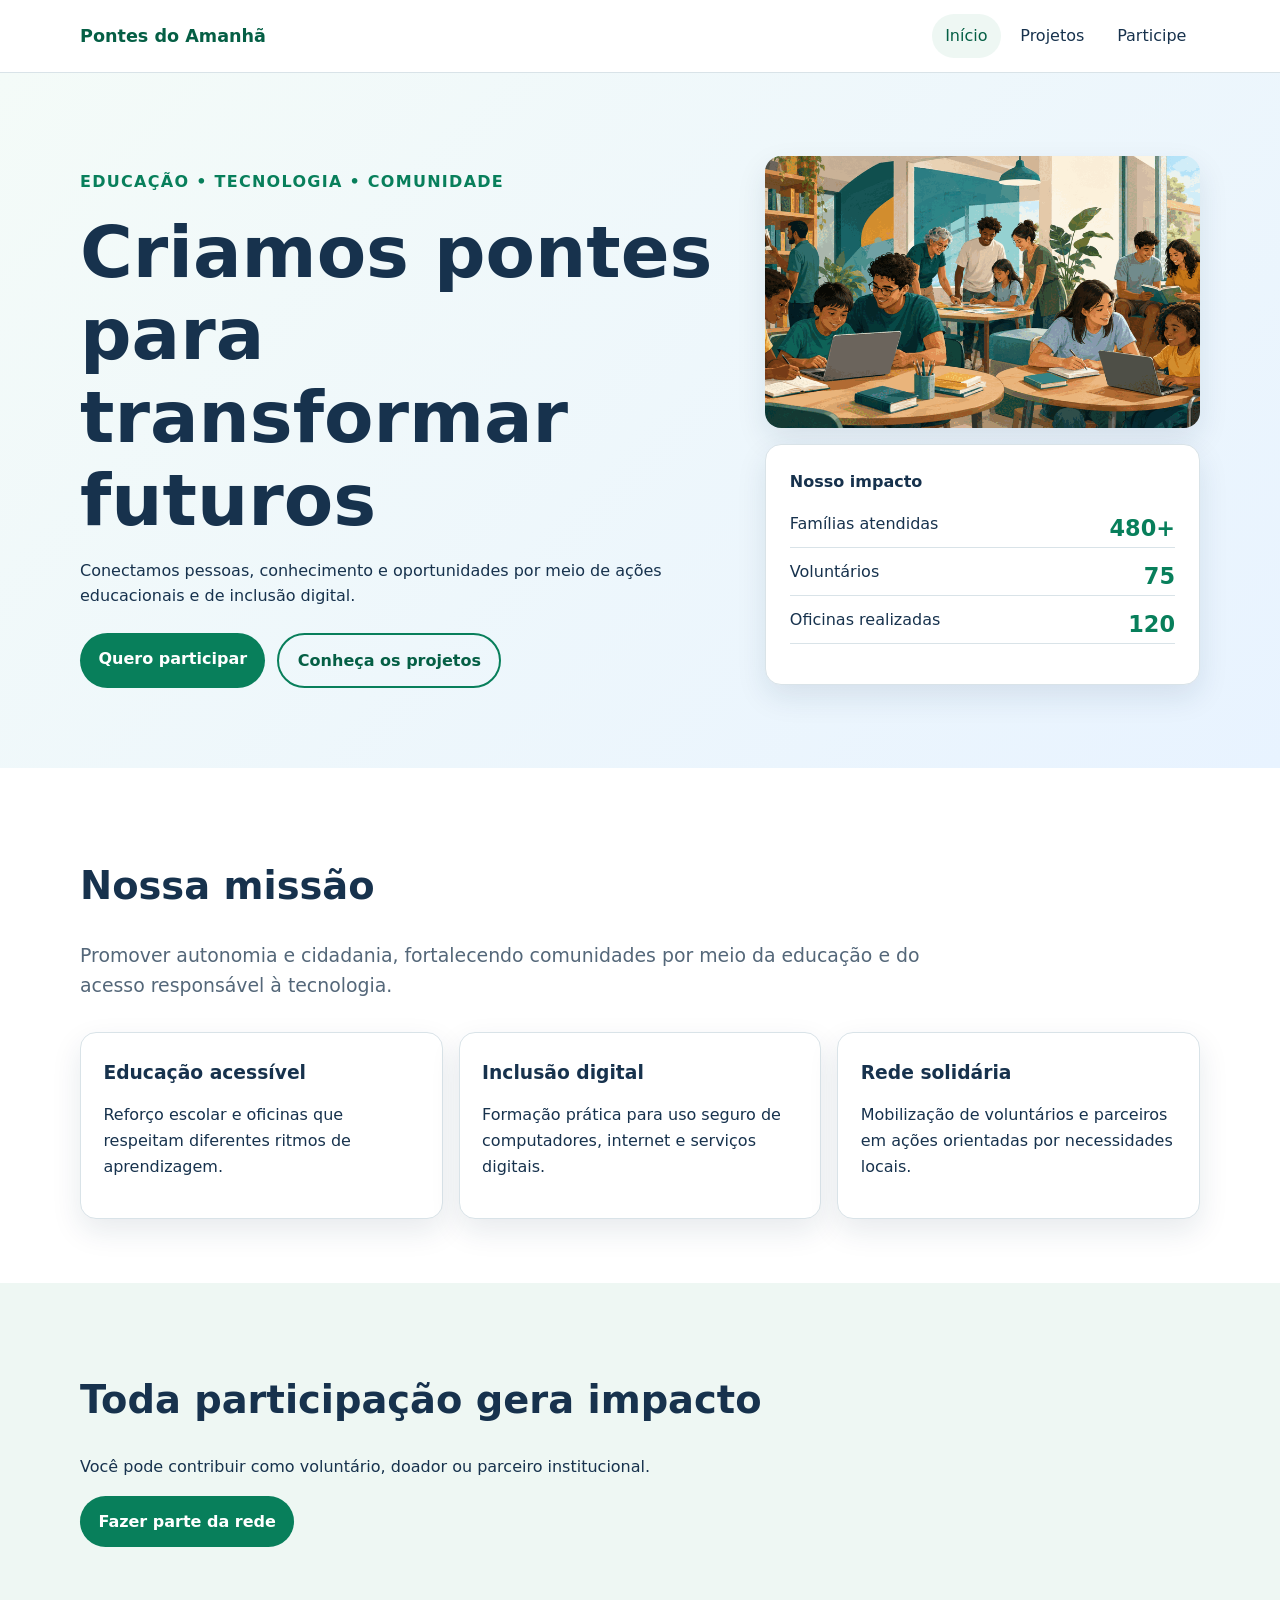
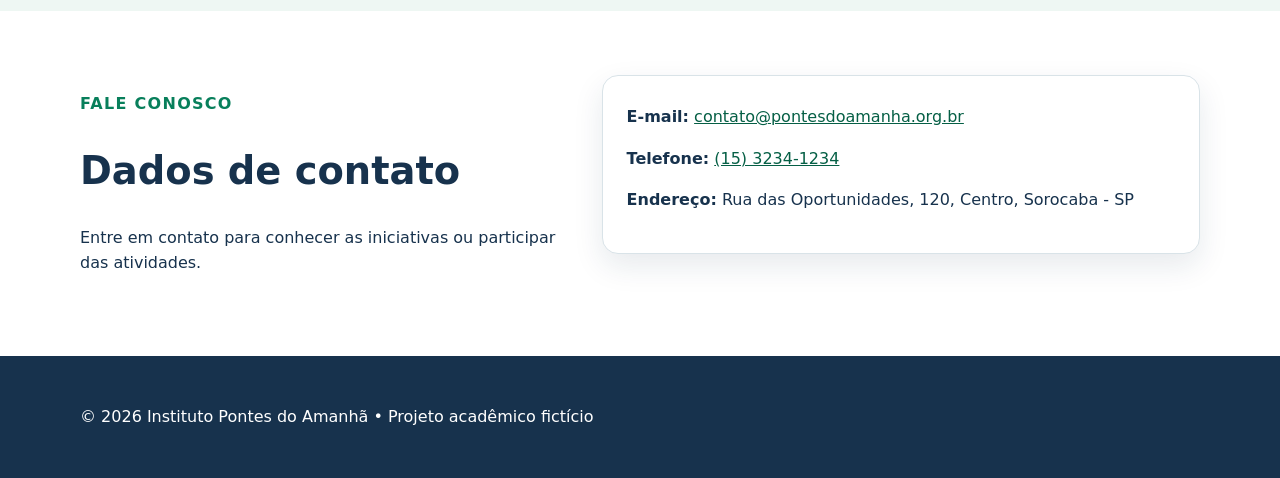
<file: index.html>
<!DOCTYPE html>
<html lang="pt-BR">
<head>
  <meta charset="UTF-8">
  <meta name="viewport" content="width=device-width, initial-scale=1.0">
  <meta name="description" content="Instituto Pontes do Amanhã: educação, inclusão digital e apoio comunitário.">
  <title>Instituto Pontes do Amanhã</title>
  <link rel="stylesheet" href="assets/css/style.css">
</head>
<body>
  <a class="skip-link" href="#conteudo">Pular para o conteúdo</a>
  <header class="site-header">
    <div class="container nav-wrap">
      <a class="brand" href="index.html" aria-label="Página inicial do Instituto Pontes do Amanhã">Pontes do Amanhã</a>
      <button class="menu-toggle" type="button" aria-expanded="false" aria-controls="menu">Menu</button>
      <nav aria-label="Navegação principal">
        <ul id="menu" class="menu">
          <li><a aria-current="page" href="index.html">Início</a></li>
          <li><a href="projetos.html">Projetos</a></li>
          <li><a href="cadastro.html">Participe</a></li>
        </ul>
      </nav>
    </div>
  </header>

  <main id="conteudo">
    <section class="hero" aria-labelledby="titulo-principal">
      <div class="container hero-grid">
        <div>
          <p class="eyebrow">Educação • Tecnologia • Comunidade</p>
          <h1 id="titulo-principal">Criamos pontes para transformar futuros</h1>
          <p>Conectamos pessoas, conhecimento e oportunidades por meio de ações educacionais e de inclusão digital.</p>
          <div class="actions">
            <a class="button" href="cadastro.html">Quero participar</a>
            <a class="button button-secondary" href="projetos.html">Conheça os projetos</a>
          </div>
        </div>
        <div class="hero-visual">
          <figure class="hero-media">
            <img src="assets/oficina-comunitaria.png" alt="Crianças, jovens e voluntários participando de atividades educativas com livros e computadores em um espaço comunitário acessível">
          </figure>
          <aside class="impact-card" aria-label="Indicadores de impacto">
            <strong>Nosso impacto</strong>
            <dl>
              <div><dt>Famílias atendidas</dt><dd>480+</dd></div>
              <div><dt>Voluntários</dt><dd>75</dd></div>
              <div><dt>Oficinas realizadas</dt><dd>120</dd></div>
            </dl>
          </aside>
        </div>
      </div>
    </section>

    <section class="section container" aria-labelledby="missao">
      <h2 id="missao">Nossa missão</h2>
      <p class="lead">Promover autonomia e cidadania, fortalecendo comunidades por meio da educação e do acesso responsável à tecnologia.</p>
      <div class="cards">
        <article class="card"><h3>Educação acessível</h3><p>Reforço escolar e oficinas que respeitam diferentes ritmos de aprendizagem.</p></article>
        <article class="card"><h3>Inclusão digital</h3><p>Formação prática para uso seguro de computadores, internet e serviços digitais.</p></article>
        <article class="card"><h3>Rede solidária</h3><p>Mobilização de voluntários e parceiros em ações orientadas por necessidades locais.</p></article>
      </div>
    </section>

    <section class="section section-accent" aria-labelledby="como-ajudar">
      <div class="container">
        <h2 id="como-ajudar">Toda participação gera impacto</h2>
        <p>Você pode contribuir como voluntário, doador ou parceiro institucional.</p>
        <a class="button" href="cadastro.html">Fazer parte da rede</a>
      </div>
    </section>

    <section class="section container contact-section" aria-labelledby="contato">
      <div>
        <p class="eyebrow">Fale conosco</p>
        <h2 id="contato">Dados de contato</h2>
        <p>Entre em contato para conhecer as iniciativas ou participar das atividades.</p>
      </div>
      <address class="contact-card">
        <p><strong>E-mail:</strong> <a href="mailto:contato@pontesdoamanha.org.br">contato@pontesdoamanha.org.br</a></p>
        <p><strong>Telefone:</strong> <a href="tel:+551532341234">(15) 3234-1234</a></p>
        <p><strong>Endereço:</strong> Rua das Oportunidades, 120, Centro, Sorocaba - SP</p>
      </address>
    </section>
  </main>

  <footer><div class="container"><p>© 2026 Instituto Pontes do Amanhã • Projeto acadêmico fictício</p></div></footer>
  <script src="assets/js/app.js" defer></script>
</body>
</html>
</file>
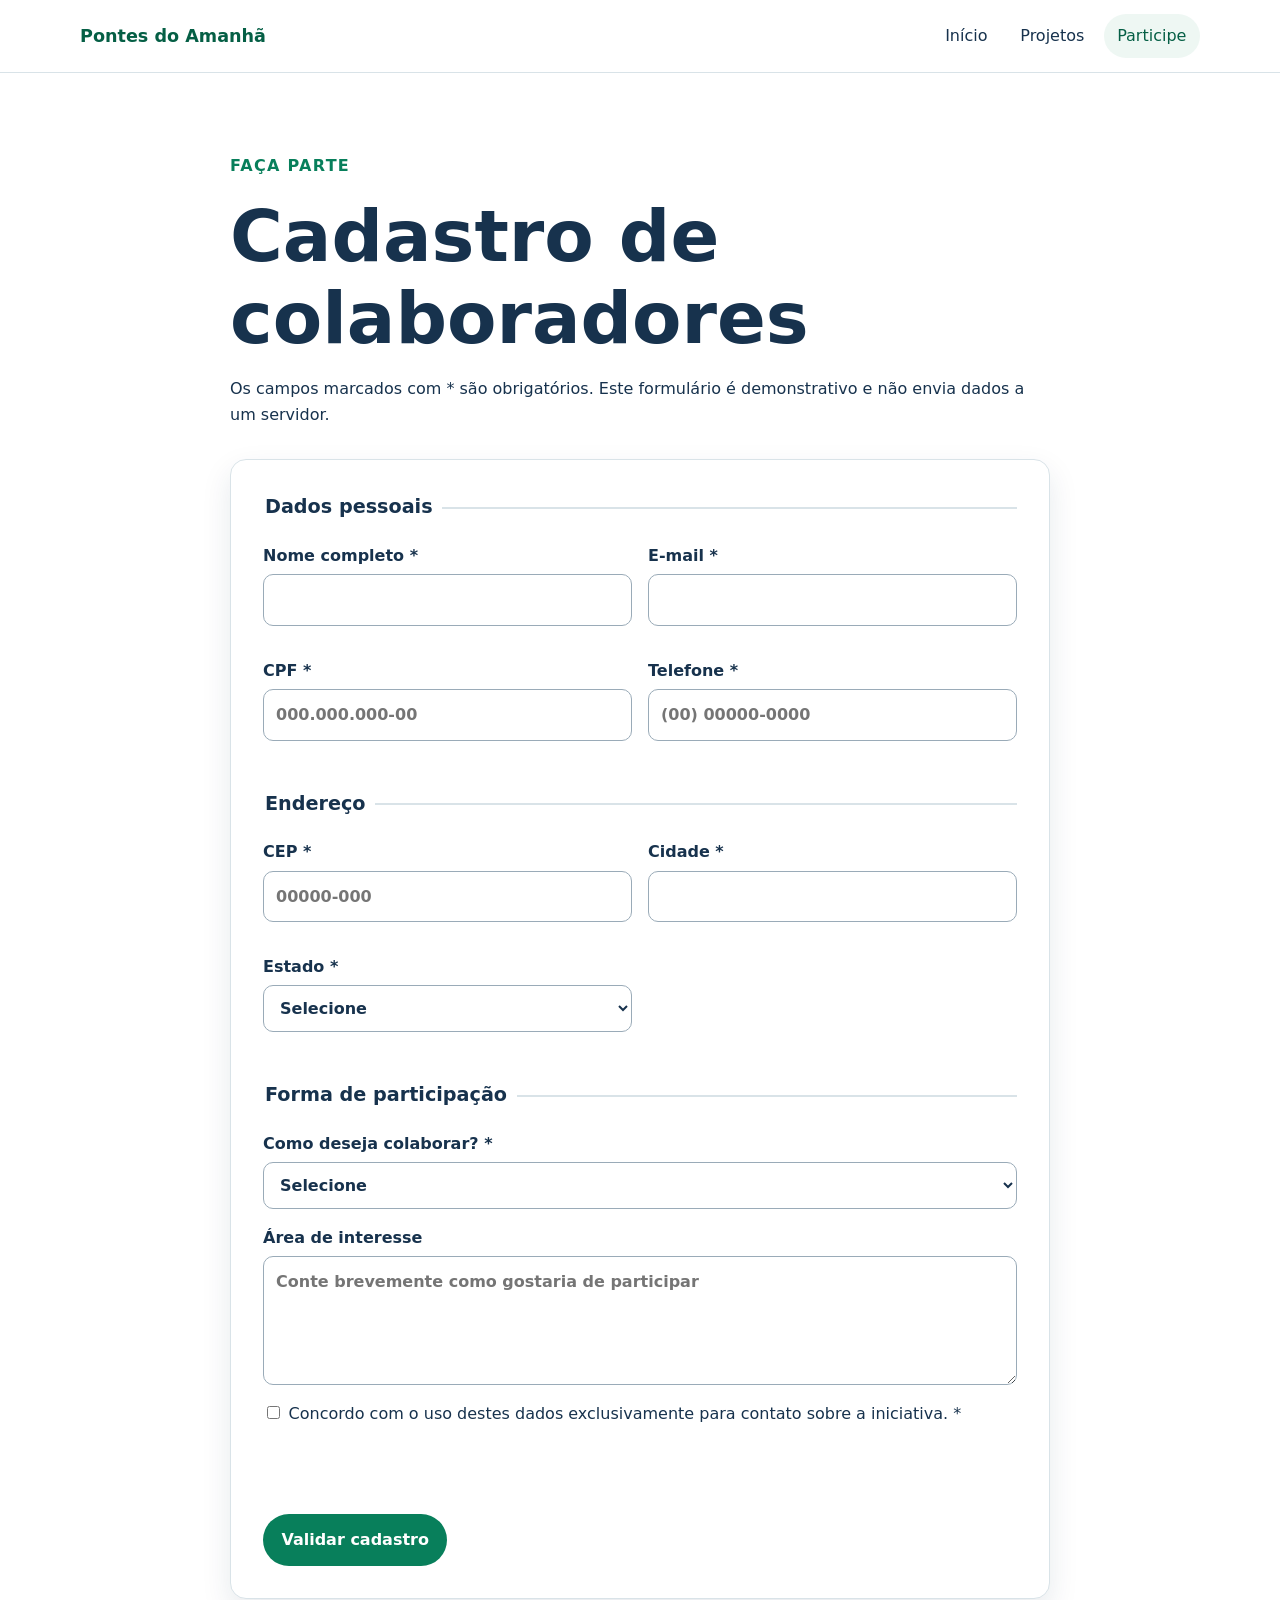
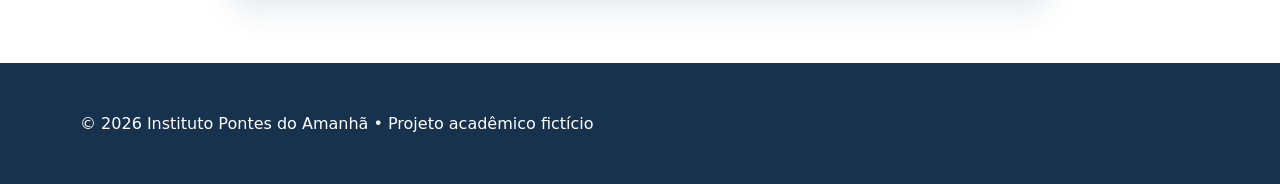
<file: cadastro.html>
<!DOCTYPE html>
<html lang="pt-BR">
<head>
  <meta charset="UTF-8"><meta name="viewport" content="width=device-width, initial-scale=1.0">
  <meta name="description" content="Cadastro de voluntários e doadores do Instituto Pontes do Amanhã.">
  <title>Participe | Instituto Pontes do Amanhã</title>
  <link rel="stylesheet" href="assets/css/style.css">
</head>
<body>
  <a class="skip-link" href="#conteudo">Pular para o conteúdo</a>
  <header class="site-header"><div class="container nav-wrap"><a class="brand" href="index.html">Pontes do Amanhã</a><button class="menu-toggle" type="button" aria-expanded="false" aria-controls="menu">Menu</button><nav aria-label="Navegação principal"><ul id="menu" class="menu"><li><a href="index.html">Início</a></li><li><a href="projetos.html">Projetos</a></li><li><a aria-current="page" href="cadastro.html">Participe</a></li></ul></nav></div></header>
  <main id="conteudo" class="section container narrow">
    <header class="page-header"><p class="eyebrow">Faça parte</p><h1>Cadastro de colaboradores</h1><p>Os campos marcados com * são obrigatórios. Este formulário é demonstrativo e não envia dados a um servidor.</p></header>
    <form id="cadastro" novalidate>
      <fieldset><legend>Dados pessoais</legend>
        <div class="form-grid"><label>Nome completo *<input name="nome" autocomplete="name" minlength="3" required></label><label>E-mail *<input type="email" name="email" autocomplete="email" required></label><label>CPF *<input name="cpf" inputmode="numeric" maxlength="14" pattern="\d{3}\.\d{3}\.\d{3}-\d{2}" placeholder="000.000.000-00" required></label><label>Telefone *<input type="tel" name="telefone" autocomplete="tel" maxlength="15" pattern="\(\d{2}\) \d{4,5}-\d{4}" placeholder="(00) 00000-0000" required></label></div>
      </fieldset>
      <fieldset><legend>Endereço</legend>
        <div class="form-grid"><label>CEP *<input name="cep" inputmode="numeric" maxlength="9" pattern="\d{5}-\d{3}" placeholder="00000-000" required></label><label>Cidade *<input name="cidade" autocomplete="address-level2" required></label><label>Estado *<select name="estado" autocomplete="address-level1" required><option value="">Selecione</option><option>SP</option><option>RJ</option><option>MG</option><option>PR</option><option>Outro</option></select></label></div>
      </fieldset>
      <fieldset><legend>Forma de participação</legend>
        <label>Como deseja colaborar? *<select name="participacao" required><option value="">Selecione</option><option value="voluntariado">Voluntariado</option><option value="doacao">Doação</option><option value="parceria">Parceria institucional</option></select></label>
        <label>Área de interesse<textarea name="interesse" rows="4" maxlength="500" placeholder="Conte brevemente como gostaria de participar"></textarea></label>
        <label class="check"><input type="checkbox" name="consentimento" required> Concordo com o uso destes dados exclusivamente para contato sobre a iniciativa. *</label>
      </fieldset>
      <p id="form-status" class="status" role="status" aria-live="polite"></p>
      <button class="button" type="submit">Validar cadastro</button>
    </form>
  </main>
  <footer><div class="container"><p>© 2026 Instituto Pontes do Amanhã • Projeto acadêmico fictício</p></div></footer>
  <script src="assets/js/app.js" defer></script>
</body>
</html>
</file>
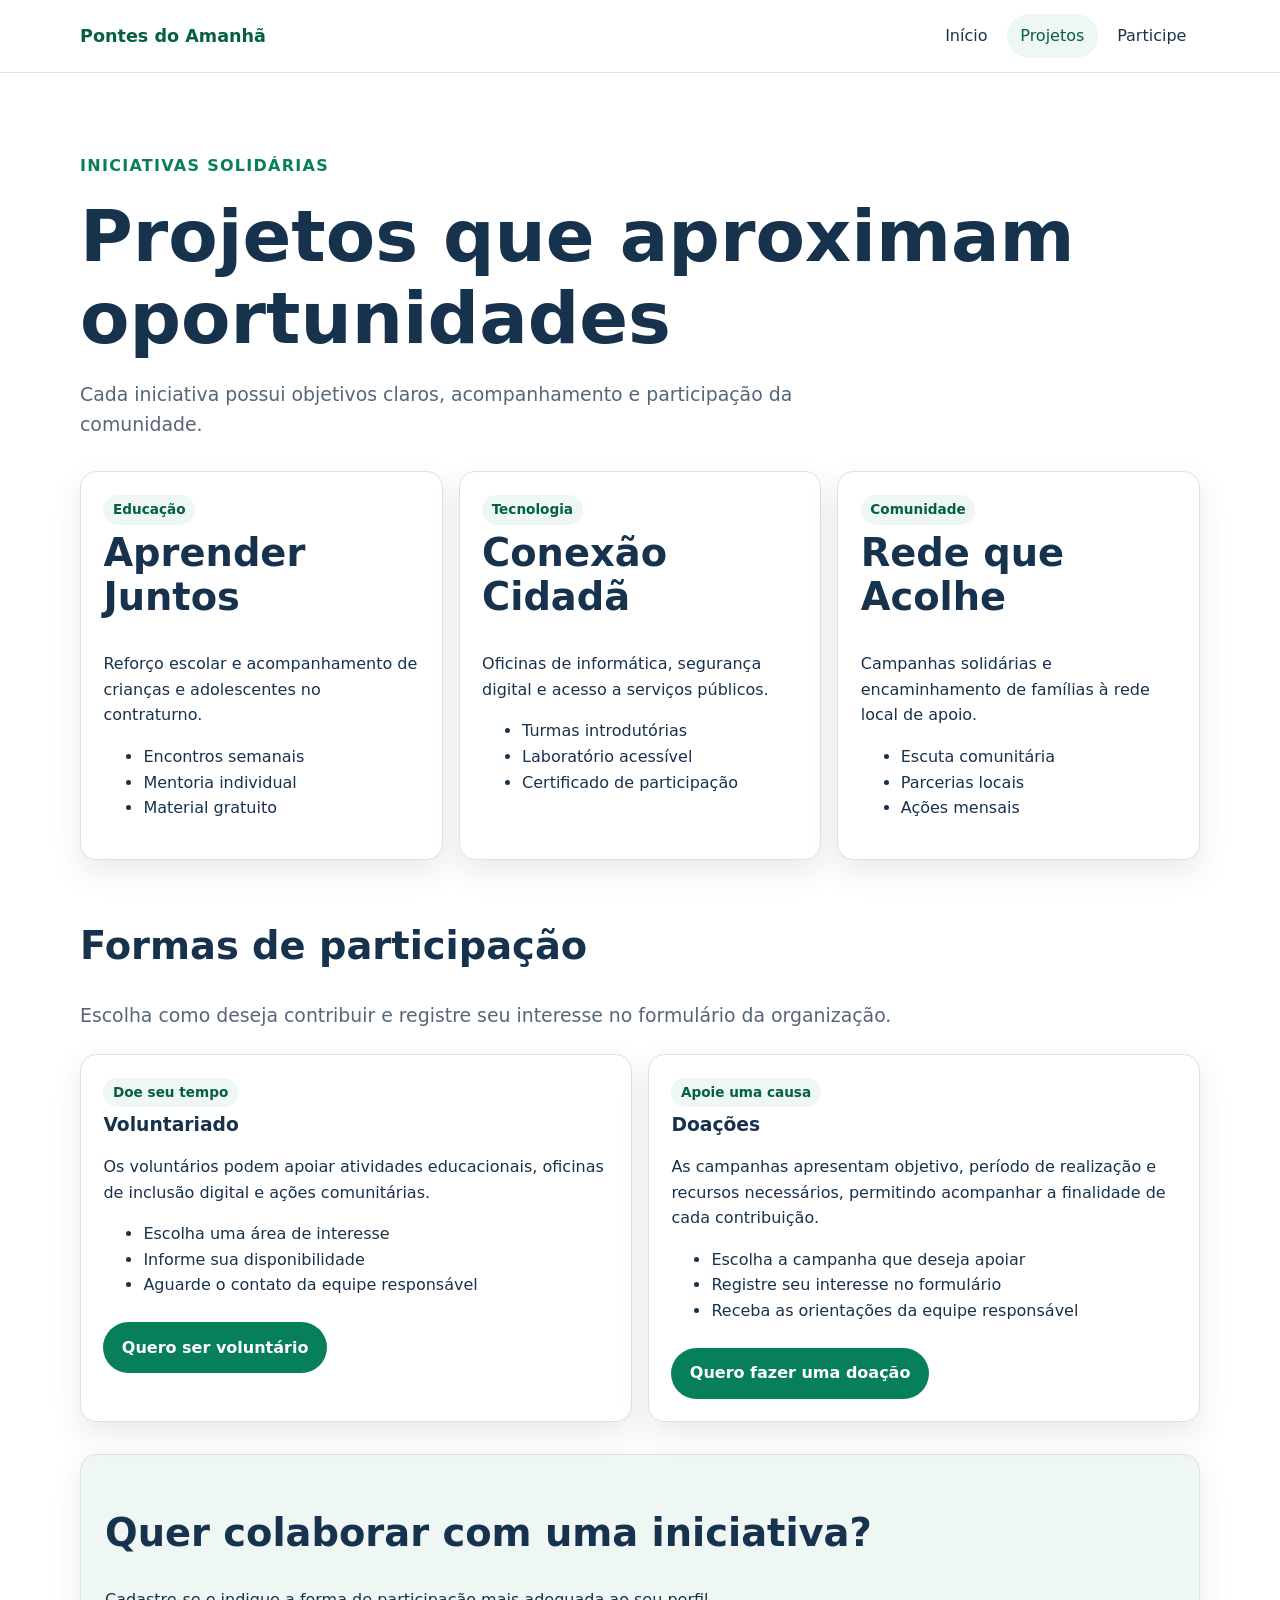
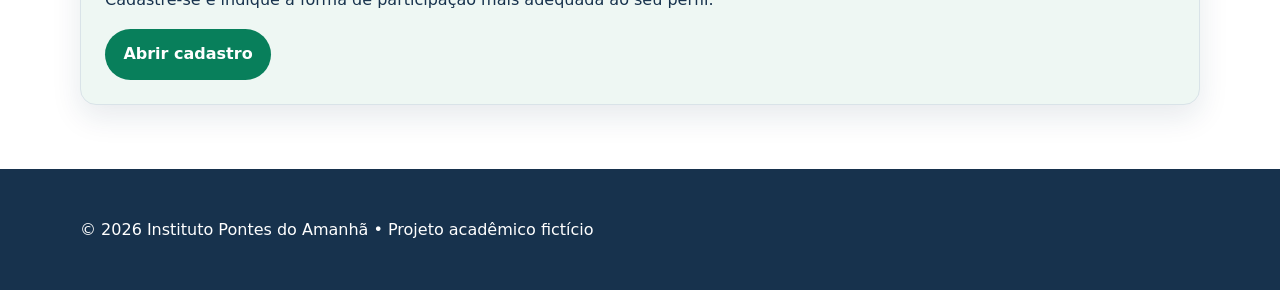
<file: projetos.html>
<!DOCTYPE html>
<html lang="pt-BR">
<head>
  <meta charset="UTF-8"><meta name="viewport" content="width=device-width, initial-scale=1.0">
  <meta name="description" content="Conheça os projetos sociais do Instituto Pontes do Amanhã.">
  <title>Projetos | Instituto Pontes do Amanhã</title>
  <link rel="stylesheet" href="assets/css/style.css">
</head>
<body>
  <a class="skip-link" href="#conteudo">Pular para o conteúdo</a>
  <header class="site-header"><div class="container nav-wrap"><a class="brand" href="index.html">Pontes do Amanhã</a><button class="menu-toggle" type="button" aria-expanded="false" aria-controls="menu">Menu</button><nav aria-label="Navegação principal"><ul id="menu" class="menu"><li><a href="index.html">Início</a></li><li><a aria-current="page" href="projetos.html">Projetos</a></li><li><a href="cadastro.html">Participe</a></li></ul></nav></div></header>
  <main id="conteudo" class="section container">
    <header class="page-header"><p class="eyebrow">Iniciativas solidárias</p><h1>Projetos que aproximam oportunidades</h1><p class="lead">Cada iniciativa possui objetivos claros, acompanhamento e participação da comunidade.</p></header>
    <section class="cards" aria-label="Lista de projetos">
      <article class="card project"><span class="tag">Educação</span><h2>Aprender Juntos</h2><p>Reforço escolar e acompanhamento de crianças e adolescentes no contraturno.</p><ul><li>Encontros semanais</li><li>Mentoria individual</li><li>Material gratuito</li></ul></article>
      <article class="card project"><span class="tag">Tecnologia</span><h2>Conexão Cidadã</h2><p>Oficinas de informática, segurança digital e acesso a serviços públicos.</p><ul><li>Turmas introdutórias</li><li>Laboratório acessível</li><li>Certificado de participação</li></ul></article>
      <article class="card project"><span class="tag">Comunidade</span><h2>Rede que Acolhe</h2><p>Campanhas solidárias e encaminhamento de famílias à rede local de apoio.</p><ul><li>Escuta comunitária</li><li>Parcerias locais</li><li>Ações mensais</li></ul></article>
    </section>
    <section class="participation" aria-labelledby="formas-participacao">
      <h2 id="formas-participacao">Formas de participação</h2>
      <p class="lead">Escolha como deseja contribuir e registre seu interesse no formulário da organização.</p>
      <div class="participation-grid">
        <article class="card">
          <span class="tag">Doe seu tempo</span>
          <h3>Voluntariado</h3>
          <p>Os voluntários podem apoiar atividades educacionais, oficinas de inclusão digital e ações comunitárias.</p>
          <ul><li>Escolha uma área de interesse</li><li>Informe sua disponibilidade</li><li>Aguarde o contato da equipe responsável</li></ul>
          <a class="button" href="cadastro.html">Quero ser voluntário</a>
        </article>
        <article class="card">
          <span class="tag">Apoie uma causa</span>
          <h3>Doações</h3>
          <p>As campanhas apresentam objetivo, período de realização e recursos necessários, permitindo acompanhar a finalidade de cada contribuição.</p>
          <ul><li>Escolha a campanha que deseja apoiar</li><li>Registre seu interesse no formulário</li><li>Receba as orientações da equipe responsável</li></ul>
          <a class="button" href="cadastro.html">Quero fazer uma doação</a>
        </article>
      </div>
    </section>
    <section class="callout"><h2>Quer colaborar com uma iniciativa?</h2><p>Cadastre-se e indique a forma de participação mais adequada ao seu perfil.</p><a class="button" href="cadastro.html">Abrir cadastro</a></section>
  </main>
  <footer><div class="container"><p>© 2026 Instituto Pontes do Amanhã • Projeto acadêmico fictício</p></div></footer>
  <script src="assets/js/app.js" defer></script>
</body>
</html>
</file>
<file: assets/css/style.css>
:root{--ink:#17324d;--muted:#546779;--paper:#fff;--soft:#eef7f3;--brand:#087f5b;--brand-dark:#055f45;--line:#d9e3e8;--accent:#ffd166;--radius:16px;--shadow:0 12px 30px rgba(23,50,77,.1)}
*{box-sizing:border-box}html{scroll-behavior:smooth}body{margin:0;color:var(--ink);background:var(--paper);font-family:system-ui,-apple-system,"Segoe UI",sans-serif;line-height:1.6}a{color:inherit}img{max-width:100%}.container{width:min(1120px,calc(100% - 2rem));margin:auto}.narrow{width:min(820px,calc(100% - 2rem))}.skip-link{position:absolute;left:-9999px}.skip-link:focus{left:1rem;top:1rem;z-index:99;background:#fff;padding:.75rem;border:2px solid var(--brand)}.site-header{position:sticky;top:0;z-index:10;background:rgba(255,255,255,.96);border-bottom:1px solid var(--line)}.nav-wrap{min-height:72px;display:flex;align-items:center;justify-content:space-between;gap:1rem}.brand{font-size:1.1rem;font-weight:850;text-decoration:none;color:var(--brand-dark)}.menu{display:flex;gap:.35rem;list-style:none;margin:0;padding:0}.menu a{display:block;padding:.6rem .85rem;border-radius:999px;text-decoration:none}.menu a:hover,.menu a[aria-current="page"]{background:var(--soft);color:var(--brand-dark)}.menu-toggle{display:none}.hero{padding:5rem 0;background:linear-gradient(135deg,#f4fbf8,#e8f3ff)}.hero-grid{display:grid;grid-template-columns:1.5fr 1fr;gap:2rem;align-items:center}h1,h2,h3{line-height:1.15}h1{font-size:clamp(2.25rem,6vw,4.5rem);margin:.2em 0}h2{font-size:clamp(1.65rem,3vw,2.4rem)}.eyebrow{color:var(--brand);font-weight:800;text-transform:uppercase;letter-spacing:.08em}.lead{font-size:1.18rem;color:var(--muted);max-width:70ch}.actions{display:flex;gap:.75rem;flex-wrap:wrap;margin-top:1.5rem}.button{display:inline-block;border:0;border-radius:999px;padding:.8rem 1.15rem;background:var(--brand);color:#fff;font:inherit;font-weight:750;text-decoration:none;cursor:pointer}.button:hover{background:var(--brand-dark)}.button-secondary{background:transparent;color:var(--brand-dark);border:2px solid var(--brand)}.impact-card,.card,form,.callout{background:#fff;border:1px solid var(--line);border-radius:var(--radius);box-shadow:var(--shadow)}.impact-card{padding:1.5rem}.impact-card dl{display:grid;gap:.7rem}.impact-card dl div{display:flex;justify-content:space-between;border-bottom:1px solid var(--line)}.impact-card dd{font-size:1.4rem;font-weight:850;color:var(--brand)}.section{padding:4rem 0}.section-accent{background:var(--soft)}.cards{display:grid;grid-template-columns:repeat(3,1fr);gap:1rem;margin-top:2rem}.card{padding:1.4rem}.card h2,.card h3{margin-top:.4rem}.tag{display:inline-block;border-radius:999px;background:var(--soft);color:var(--brand-dark);padding:.25rem .6rem;font-size:.85rem;font-weight:750}.callout{margin-top:2rem;padding:1.5rem;background:var(--soft)}footer{padding:2rem 0;background:var(--ink);color:#fff}.page-header{margin-bottom:2rem}form{padding:clamp(1rem,4vw,2rem)}fieldset{border:0;border-top:2px solid var(--line);margin:0 0 2rem;padding:1.25rem 0 0}legend{font-size:1.2rem;font-weight:850;padding-right:.6rem}.form-grid{display:grid;grid-template-columns:1fr 1fr;gap:1rem}label{display:grid;gap:.35rem;font-weight:700;margin-bottom:1rem}input,select,textarea{width:100%;border:1px solid #9aabb8;border-radius:10px;padding:.75rem;font:inherit;color:var(--ink);background:#fff}input:focus,select:focus,textarea:focus{outline:3px solid rgba(8,127,91,.2);border-color:var(--brand)}.check{grid-template-columns:auto 1fr;align-items:start;font-weight:500}.check input{width:auto;margin-top:.35rem}.status{min-height:1.5em;font-weight:700}.status.success{color:#06734f}.status.error{color:#b42318}
.hero-visual{display:grid;gap:1rem}.hero-media{margin:0;overflow:hidden;border-radius:var(--radius);box-shadow:var(--shadow)}.hero-media img{display:block;width:100%;aspect-ratio:16/10;object-fit:cover}.contact-section{display:grid;grid-template-columns:.9fr 1.1fr;gap:2rem;align-items:start}.contact-card{font-style:normal;background:#fff;border:1px solid var(--line);border-radius:var(--radius);box-shadow:var(--shadow);padding:1.5rem}.contact-card p{margin:.25rem 0 1rem}.contact-card a{color:var(--brand-dark)}
.participation{margin-top:4rem}.participation-grid{display:grid;grid-template-columns:repeat(2,minmax(0,1fr));gap:1rem;margin-top:1.5rem}.participation-grid .button{margin-top:.5rem}
@media (max-width:760px){.hero{padding:3rem 0}.hero-grid,.cards,.form-grid,.contact-section,.participation-grid{grid-template-columns:1fr}.menu-toggle{display:block;border:1px solid var(--line);background:#fff;border-radius:10px;padding:.55rem .8rem}.menu{display:none;position:absolute;top:72px;left:0;right:0;padding:1rem;background:#fff;border-bottom:1px solid var(--line);flex-direction:column}.menu.open{display:flex}}
@media (prefers-reduced-motion:reduce){html{scroll-behavior:auto}*{transition:none!important}}
</file>
